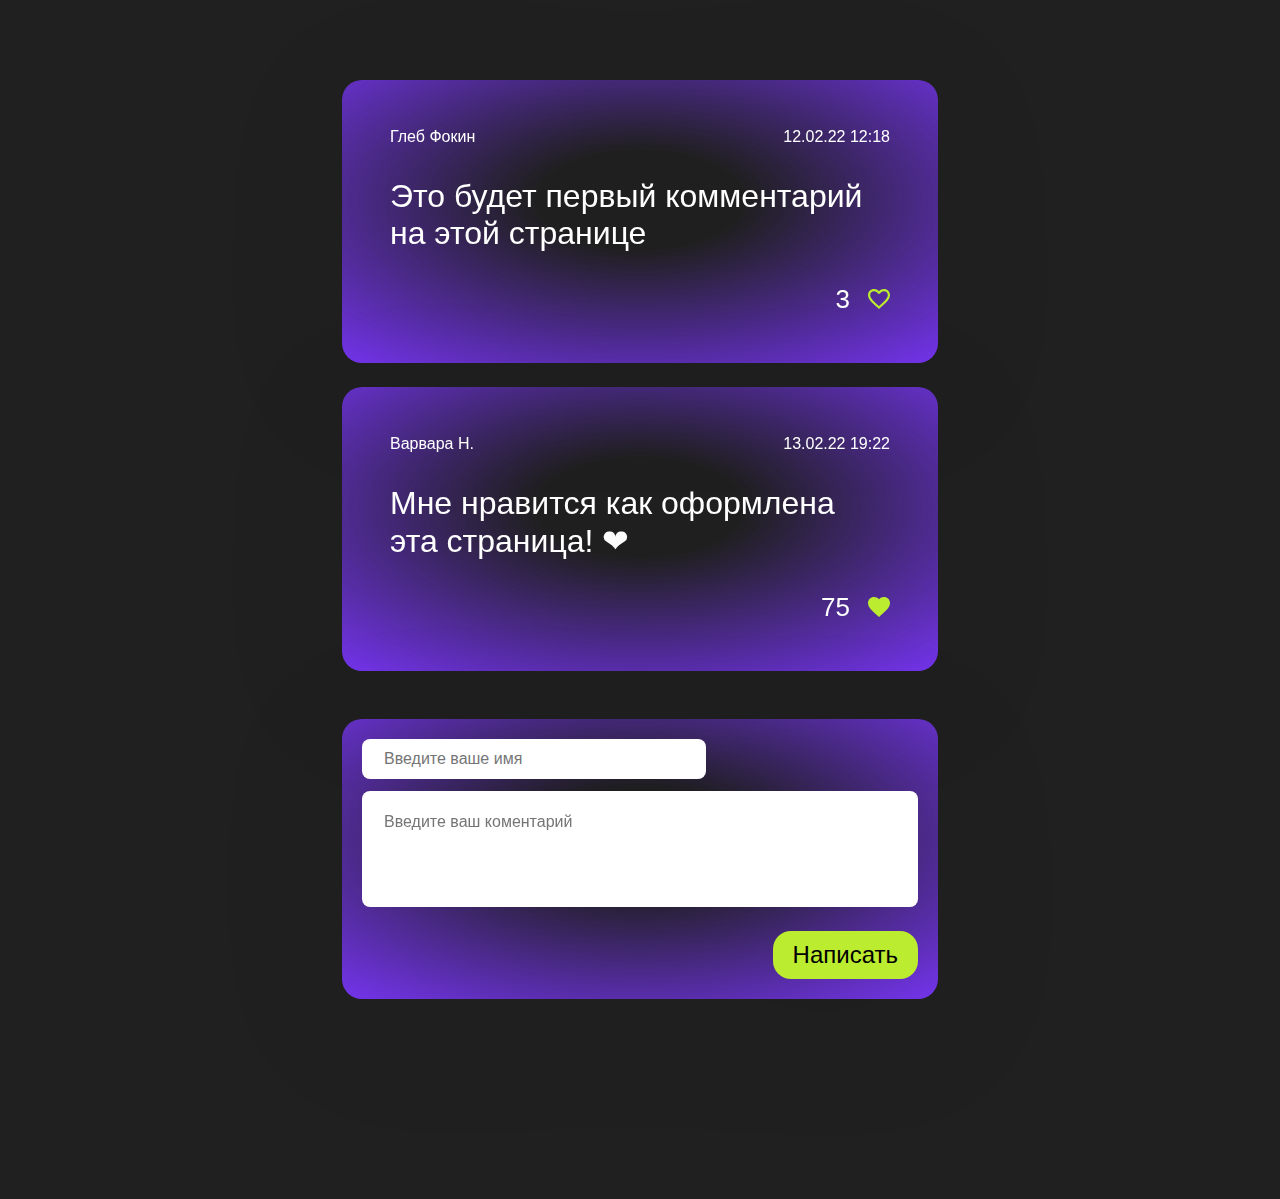
<file: hw-advanced-JS/index.html>
<!DOCTYPE html>
<html>
  <head>
    <title>Проект "Комменты"</title>
    <meta charset="utf-8" />
    <link rel="stylesheet" href="styles.css" />
  </head>

  <body>
    <div class="container">
      <ul class="comments">
        <li class="comment">
          <div class="comment-header">
            <div>Глеб Фокин</div>
            <div>12.02.22 12:18</div>
          </div>
          <div class="comment-body">
            <div class="comment-text">
              Это будет первый комментарий на этой странице
            </div>
          </div>
          <div class="comment-footer">
            <div class="likes">
              <span class="likes-counter">3</span>
              <button class="like-button"></button>
            </div>
          </div>
        </li>
        <li class="comment">
          <div class="comment-header">
            <div>Варвара Н.</div>
            <div>13.02.22 19:22</div>
          </div>
          <div class="comment-body">
            <div class="comment-text">
              Мне нравится как оформлена эта страница! ❤
            </div>
          </div>
          <div class="comment-footer">
            <div class="likes">
              <span class="likes-counter">75</span>
              <button class="like-button -active-like"></button>
            </div>
          </div>
        </li>
      </ul>
      <div class="add-form">
        <input
          type="text"
          class="add-form-name"
          placeholder="Введите ваше имя"
        />
        <textarea
          type="textarea"
          class="add-form-text"
          placeholder="Введите ваш коментарий"
          rows="4"
        ></textarea>
        <div class="add-form-row">
          <button class="add-form-button">Написать</button>
        </div>
      </div>
    </div>
  </body>

  <script>
    "use strict";
    // Код писать здесь
    console.log("It works!");
  </script>
</html>
</file>
<file: hw-advanced-JS/styles.css>
body {
    margin: 0;
  }

  .container {
    font-family: Helvetica;
    color: #ffffff;
    display: flex;
    flex-direction: column;
    align-items: center;
    padding-top: 80px;
    padding-bottom: 200px;
    background: #202020;
    min-height: 100vh;
  }

  .comments,
  .comment {
    margin: 0;
    padding: 0;
    list-style: none;
  }

  .comment,
  .add-form {
    width: 596px;
    box-sizing: border-box;
    background: radial-gradient(
      75.42% 75.42% at 50% 42.37%,
      rgba(53, 53, 53, 0) 22.92%,
      #7334ea 100%
    );
    filter: drop-shadow(0px 20px 67px rgba(0, 0, 0, 0.08));
    border-radius: 20px;
  }

  .comments {
    display: flex;
    flex-direction: column;
    gap: 24px;
  }

  .comment {
    padding: 48px;
  }

  .comment-header {
    font-size: 16px;
    display: flex;
    justify-content: space-between;
  }

  .comment-footer {
    display: flex;
    justify-content: flex-end;
  }

  .comment-body {
    margin-top: 32px;
    margin-bottom: 32px;
  }

  .comment-text {
    font-size: 32px;
  }

  .likes {
    display: flex;
    align-items: center;
  }

  .like-button {
    all: unset;
    cursor: pointer;
  }

  .likes-counter {
    font-size: 26px;
    margin-right: 8px;
  }

  .like-button {
    margin-left: 10px;
    background-image: url("data:image/svg+xml,%3Csvg width='22' height='20' viewBox='0 0 22 20' fill='none' xmlns='http://www.w3.org/2000/svg' %3E%3Cpath d='M11.11 16.9482L11 17.0572L10.879 16.9482C5.654 12.2507 2.2 9.14441 2.2 5.99455C2.2 3.81471 3.85 2.17984 6.05 2.17984C7.744 2.17984 9.394 3.26975 9.977 4.75204H12.023C12.606 3.26975 14.256 2.17984 15.95 2.17984C18.15 2.17984 19.8 3.81471 19.8 5.99455C19.8 9.14441 16.346 12.2507 11.11 16.9482ZM15.95 0C14.036 0 12.199 0.882834 11 2.26703C9.801 0.882834 7.964 0 6.05 0C2.662 0 0 2.6267 0 5.99455C0 10.1035 3.74 13.4714 9.405 18.5613L11 20L12.595 18.5613C18.26 13.4714 22 10.1035 22 5.99455C22 2.6267 19.338 0 15.95 0Z' fill='%23BCEC30' /%3E%3C/svg%3E");
    background-repeat: no-repeat;
    width: 22px;
    height: 22px;
  }

  .-active-like {
    background-image: url("data:image/svg+xml,%3Csvg width='22' height='20' viewBox='0 0 22 20' fill='none' xmlns='http://www.w3.org/2000/svg'%3E%3Cpath d='M15.95 0C14.036 0 12.199 0.882834 11 2.26703C9.801 0.882834 7.964 0 6.05 0C2.662 0 0 2.6267 0 5.99455C0 10.1035 3.74 13.4714 9.405 18.5613L11 20L12.595 18.5613C18.26 13.4714 22 10.1035 22 5.99455C22 2.6267 19.338 0 15.95 0Z' fill='%23BCEC30'/%3E%3C/svg%3E");
  }

  .add-form {
    padding: 20px;
    margin-top: 48px;
    display: flex;
    flex-direction: column;
  }

  .add-form-name,
  .add-form-text {
    font-size: 16px;
    font-family: Helvetica;
    border-radius: 8px;
    border: none;
  }

  .add-form-name {
    width: 300px;
    padding: 11px 22px;
  }

  .add-form-text {
    margin-top: 12px;
    padding: 22px;
    resize: none;
  }

  .add-form-row {
    display: flex;
    justify-content: flex-end;
  }

  .add-form-button {
    margin-top: 24px;
    font-size: 24px;
    padding: 10px 20px;
    background-color: #bcec30;
    border: none;
    border-radius: 18px;
    cursor: pointer;
  }

  .add-form-button:hover {
    opacity: 0.9;
  }
</file>
